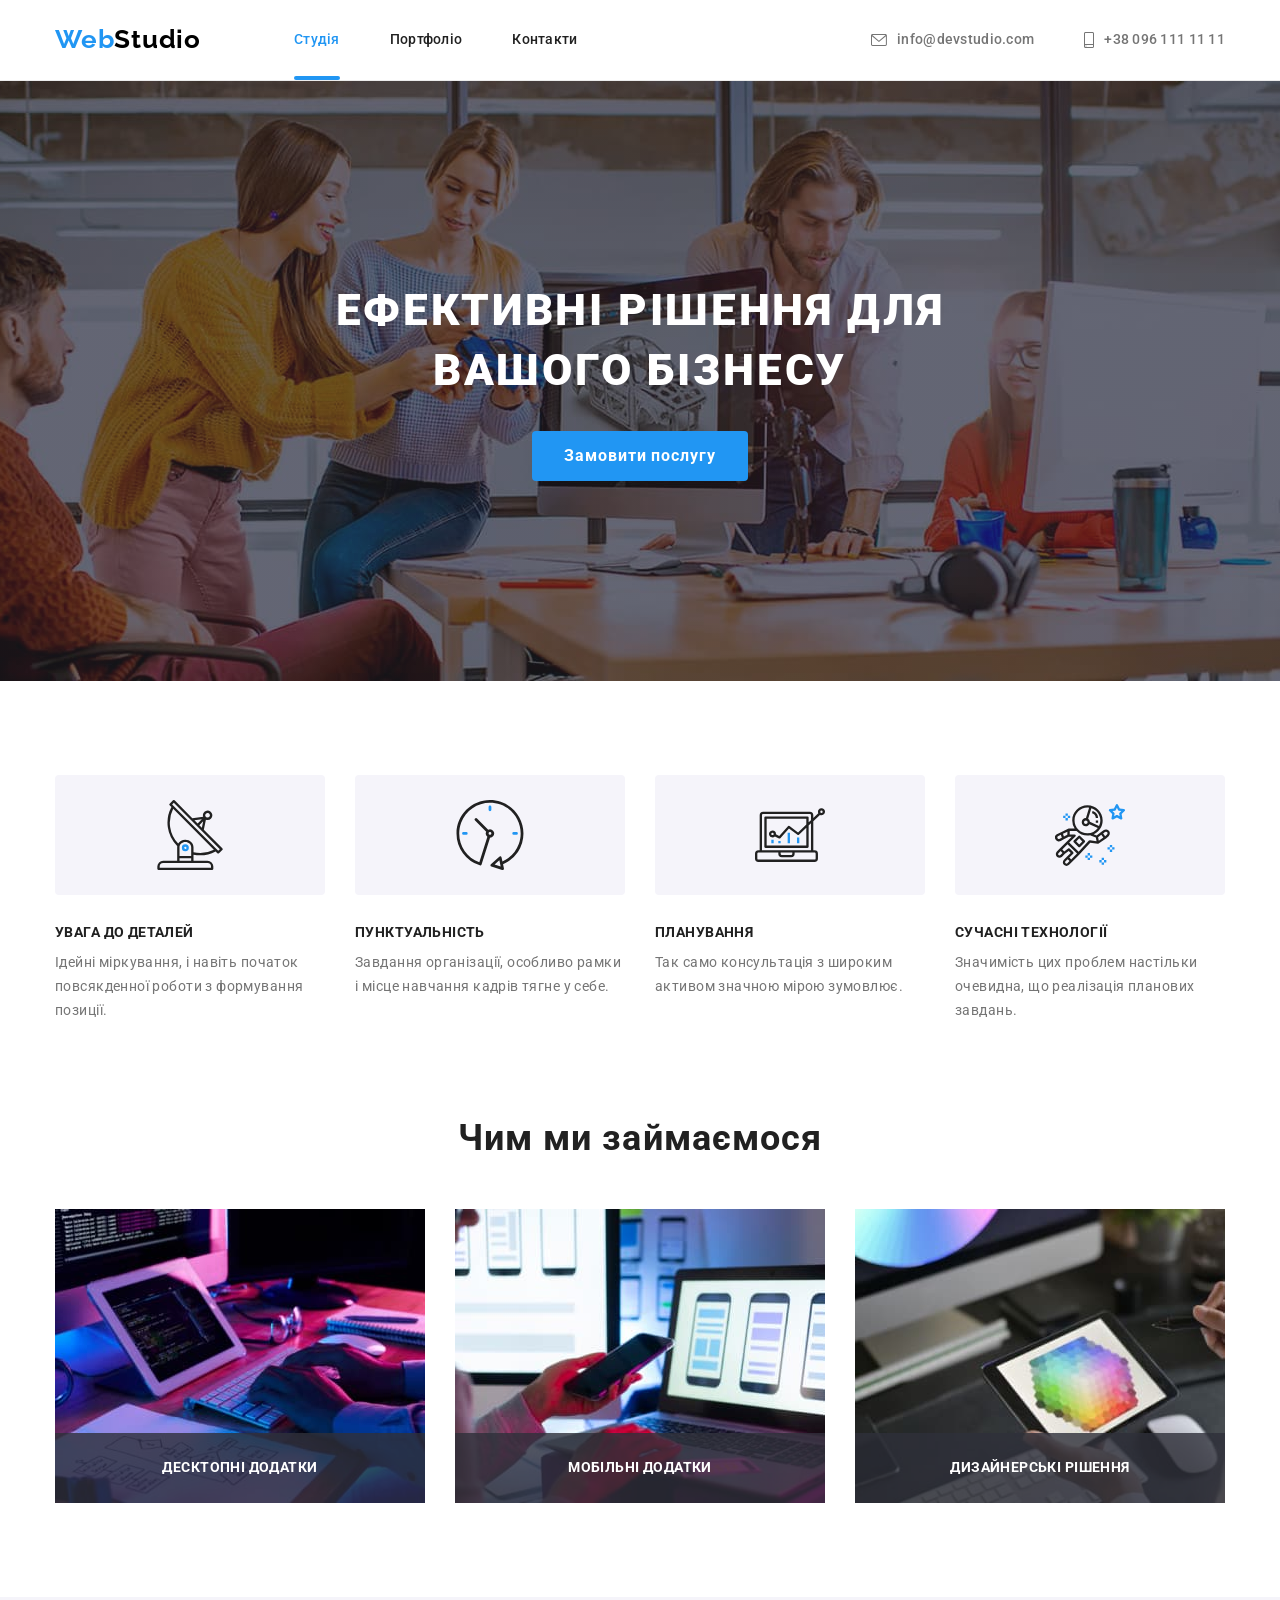
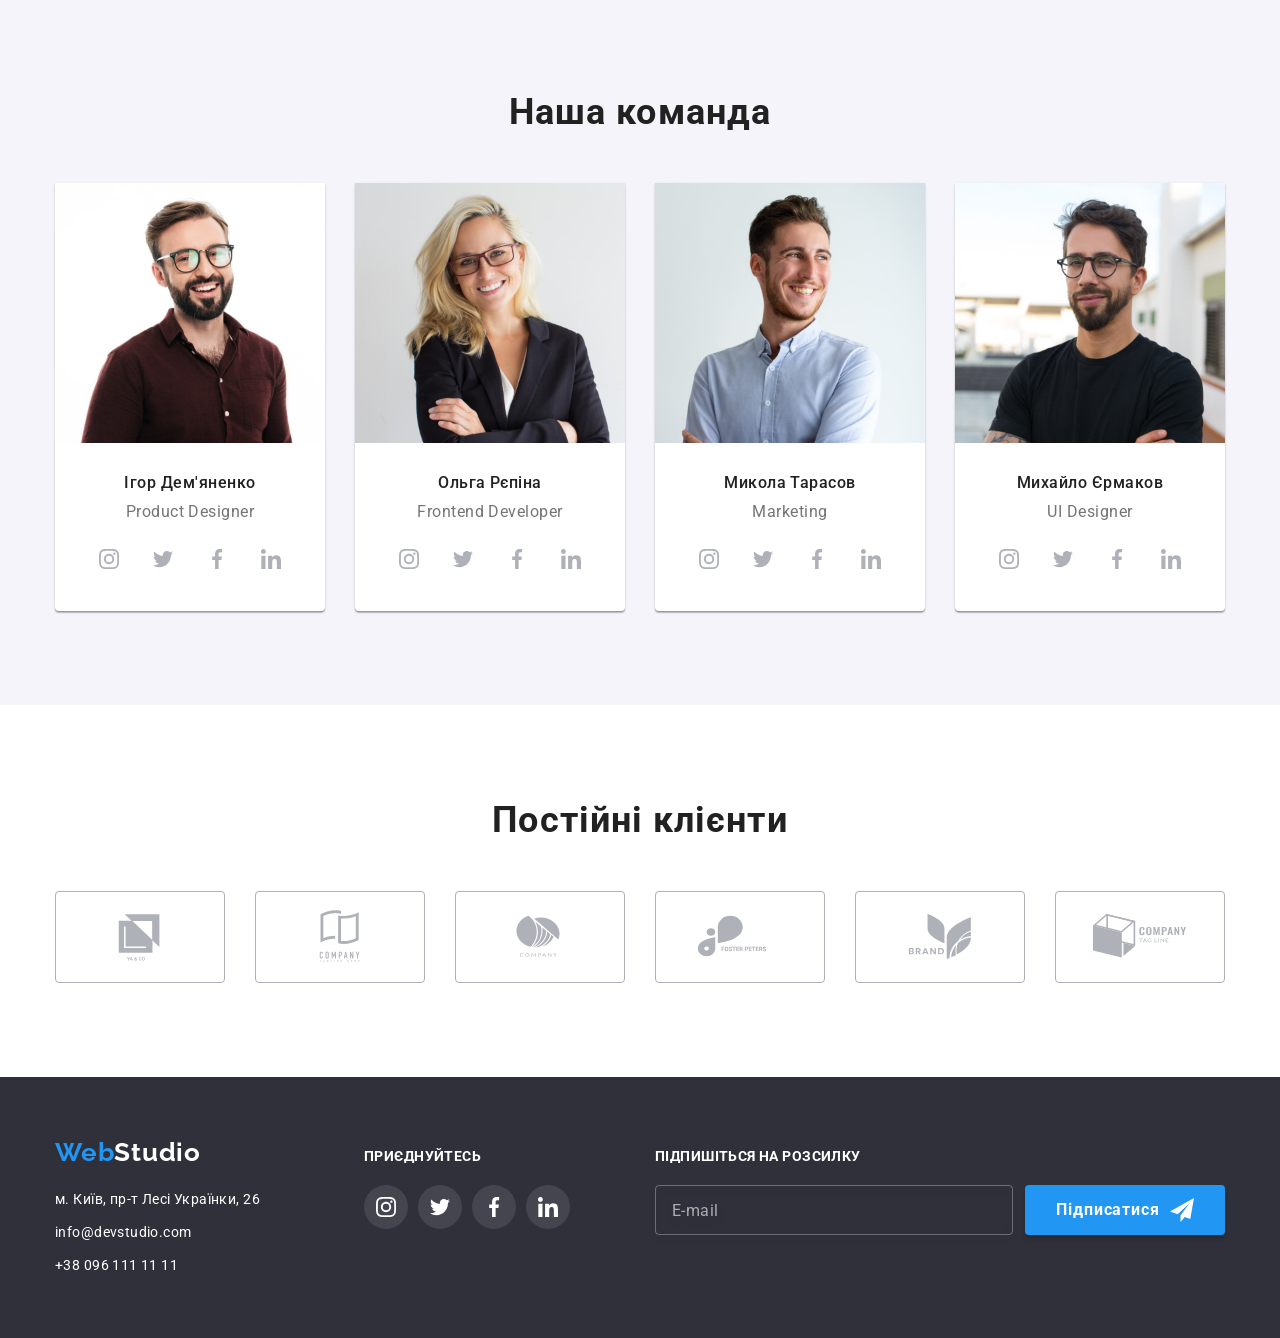
<file: index.html>
<!DOCTYPE html>
<html lang="uk">
  <head>
    <meta charset="UTF-8" />
    <meta http-equiv="X-UA-Compatible" content="IE=edge" />
    <meta name="viewport" content="width=device-width, initial-scale=1.0" />
    <title>Document</title>
    <!-- Fonts -->
    <link rel="preconnect" href="https://fonts.googleapis.com" />
    <link rel="preconnect" href="https://fonts.gstatic.com" crossorigin />
    <link
      href="https://fonts.googleapis.com/css2?family=Raleway:wght@700&family=Roboto:wght@400;500;700;900&display=swap"
      rel="stylesheet"
    />
    <!-- Modern normalize -->
    <link
      rel="stylesheet"
      href="https://cdnjs.cloudflare.com/ajax/libs/modern-normalize/1.1.0/modern-normalize.min.css"
      integrity="sha512-wpPYUAdjBVSE4KJnH1VR1HeZfpl1ub8YT/NKx4PuQ5NmX2tKuGu6U/JRp5y+Y8XG2tV+wKQpNHVUX03MfMFn9Q=="
      crossorigin="anonymous"
      referrerpolicy="no-referrer"
    />
    <!-- Custom styles -->
    <link rel="stylesheet" href="./css/main.min.css" />
  </head>
  <body>
    <header class="header">
      <div class="container header__container">
        <nav class="nav">
          <a class="logo link" href="./index.html"
            ><span class="logo__part">Web</span>Studio</a
          >
          <ul class="list nav__list">
            <li>
              <a class="link nav__link current" href="./index.html">Студія</a>
            </li>
            <li>
              <a class="link nav__link" href="./portfolio.html">Портфоліо</a>
            </li>
            <li>
              <a class="link nav__link" href="">Контакти</a>
            </li>
          </ul>
        </nav>
        <ul class="list header__group">
          <li>
            <a class="link header__contact" href="mailto:info@devstudio.com"
              ><svg class="header__icon" width="16" height="12">
                <use href="./images/icons.svg#icon-envelope"></use>
              </svg>
              info@devstudio.com</a
            >
          </li>
          <li>
            <a class="link header__contact" href="tel:+380961111111"
              ><svg class="header__icon" width="10" height="16">
                <use href="./images/icons.svg#icon-smartphone"></use>
              </svg>
              +38 096 111 11 11</a
            >
          </li>
        </ul>
      </div>
    </header>
    <main>
      <section class="hero overlay">
        <div class="container">
          <h1 class="hero__title">Ефективні рішення для вашого бізнесу</h1>
          <button data-modal-open class="btn" type="button">
            Замовити послугу
          </button>
        </div>
      </section>
      <section class="section advantages">
        <div class="container">
          <h2 class="visually-hidden">Переваги</h2>
          <ul class="list advantages__list">
            <li class="advantages__item">
              <div class="advantages__img">
                <svg width="70" height="70">
                  <use href="./images/icons.svg#icon-antenna"></use>
                </svg>
              </div>
              <h3 class="advantages__title">УВАГА ДО ДЕТАЛЕЙ</h3>
              <p class="advantages__text">
                Ідейні міркування, і навіть початок повсякденної роботи з
                формування позиції.
              </p>
            </li>
            <li class="advantages__item">
              <div class="advantages__img">
                <svg width="70" height="70">
                  <use href="./images/icons.svg#icon-clock"></use>
                </svg>
              </div>
              <h3 class="advantages__title">ПУНКТУАЛЬНІСТЬ</h3>
              <p class="advantages__text">
                Завдання організації, особливо рамки і місце навчання кадрів
                тягне у себе.
              </p>
            </li>
            <li class="advantages__item">
              <div class="advantages__img">
                <svg width="70" height="70">
                  <use href="./images/icons.svg#icon-diagram"></use>
                </svg>
              </div>
              <h3 class="advantages__title">ПЛАНУВАННЯ</h3>
              <p class="advantages__text">
                Так само консультація з широким активом значною мірою зумовлює.
              </p>
            </li>
            <li class="advantages__item">
              <div class="advantages__img">
                <svg width="70" height="70">
                  <use href="./images/icons.svg#icon-astronaut"></use>
                </svg>
              </div>
              <h3 class="advantages__title">СУЧАСНІ ТЕХНОЛОГІЇ</h3>
              <p class="advantages__text">
                Значимість цих проблем настільки очевидна, що реалізація
                планових завдань.
              </p>
            </li>
          </ul>
        </div>
      </section>
      <section class="section">
        <div class="container">
          <h2 class="section__title">Чим ми займаємося</h2>
          <ul class="list activities">
            <li class="activities__item">
              <img
                src="./images/box-1.jpg"
                alt="Працюємо з комп'ютером"
                width="370"
              />
              <div class="activities__name">
                <p class="activities__text">Десктопні додатки</p>
              </div>
            </li>
            <li class="activities__item">
              <img
                src="./images/box-2.jpg"
                alt="Працюємо з телефоном"
                width="370"
              />
              <div class="activities__name">
                <p class="activities__text">Мобільні додатки</p>
              </div>
            </li>
            <li class="activities__item">
              <img
                src="./images/box-3.jpg"
                alt="Працюємо з планшетом"
                width="370"
              />
              <div class="activities__name">
                <p class="activities__text">Дизайнерські рішення</p>
              </div>
            </li>
          </ul>
        </div>
      </section>
      <section class="team section">
        <div class="container">
          <h2 class="section__title">Наша команда</h2>
          <ul class="list team__list">
            <li class="team__item">
              <img src="./images/igor.jpg" alt="Ігор" width="270" />
              <div class="team__description">
                <h3 class="team__member">Ігор Дем'яненко</h3>
                <p lang="en" class="team__position">Product Designer</p>
                <ul class="list socials">
                  <li>
                    <a
                      class="link socials__item"
                      href="https://instagram.com"
                      target="_blank"
                      rel="noopener noreferrer"
                      aria-label="Instagram"
                      ><svg class="socials__icon" width="20" height="20">
                        <use href="./images/icons.svg#icon-instagram"></use>
                      </svg>
                    </a>
                  </li>
                  <li>
                    <a
                      class="link socials__item"
                      href="https://twitter.com"
                      target="_blank"
                      rel="noopener noreferrer"
                      aria-label="Twitter"
                      ><svg class="socials__icon" width="20" height="20">
                        <use href="./images/icons.svg#icon-twitter"></use>
                      </svg>
                    </a>
                  </li>
                  <li>
                    <a
                      class="link socials__item"
                      href="https://facebook.com"
                      target="_blank"
                      rel="noopener noreferrer"
                      aria-label="Facebook"
                      ><svg class="socials__icon" width="20" height="20">
                        <use href="./images/icons.svg#icon-facebook"></use>
                      </svg>
                    </a>
                  </li>
                  <li>
                    <a
                      class="link socials__item"
                      href="https://linkedin.com"
                      target="_blank"
                      rel="noopener noreferrer"
                      aria-label="Linkedin"
                      ><svg class="socials__icon" width="20" height="20">
                        <use href="./images/icons.svg#icon-linkedin"></use>
                      </svg>
                    </a>
                  </li>
                </ul>
              </div>
            </li>
            <li class="team__item">
              <img src="./images/olga.jpg" alt="Ольга" width="270" />
              <div class="team__description">
                <h3 class="team__member">Ольга Рєпіна</h3>
                <p lang="en" class="team__position">Frontend Developer</p>
                <ul class="list socials">
                  <li>
                    <a
                      class="link socials__item"
                      href="https://instagram.com"
                      target="_blank"
                      rel="noopener noreferrer"
                      aria-label="Instagram"
                      ><svg class="socials__icon" width="20" height="20">
                        <use href="./images/icons.svg#icon-instagram"></use>
                      </svg>
                    </a>
                  </li>
                  <li>
                    <a
                      class="link socials__item"
                      href="https://twitter.com"
                      target="_blank"
                      rel="noopener noreferrer"
                      aria-label="Twitter"
                      ><svg class="socials__icon" width="20" height="20">
                        <use href="./images/icons.svg#icon-twitter"></use>
                      </svg>
                    </a>
                  </li>
                  <li>
                    <a
                      class="link socials__item"
                      href="https://facebook.com"
                      target="_blank"
                      rel="noopener noreferrer"
                      aria-label="Facebook"
                      ><svg class="socials__icon" width="20" height="20">
                        <use href="./images/icons.svg#icon-facebook"></use>
                      </svg>
                    </a>
                  </li>
                  <li>
                    <a
                      class="link socials__item"
                      href="https://linkedin.com"
                      target="_blank"
                      rel="noopener noreferrer"
                      aria-label="Linkedin"
                      ><svg class="socials__icon" width="20" height="20">
                        <use href="./images/icons.svg#icon-linkedin"></use>
                      </svg>
                    </a>
                  </li>
                </ul>
              </div>
            </li>
            <li class="team__item">
              <img src="./images/mykola.jpg" alt="Микола" width="270" />
              <div class="team__description">
                <h3 class="team__member">Микола Тарасов</h3>
                <p lang="en" class="team__position">Marketing</p>
                <ul class="list socials">
                  <li>
                    <a
                      class="link socials__item"
                      href="https://instagram.com"
                      target="_blank"
                      rel="noopener noreferrer"
                      aria-label="Instagram"
                      ><svg class="socials__icon" width="20" height="20">
                        <use href="./images/icons.svg#icon-instagram"></use>
                      </svg>
                    </a>
                  </li>
                  <li>
                    <a
                      class="link socials__item"
                      href="https://twitter.com"
                      target="_blank"
                      rel="noopener noreferrer"
                      aria-label="Twitter"
                      ><svg class="socials__icon" width="20" height="20">
                        <use href="./images/icons.svg#icon-twitter"></use>
                      </svg>
                    </a>
                  </li>
                  <li>
                    <a
                      class="link socials__item"
                      href="https://facebook.com"
                      target="_blank"
                      rel="noopener noreferrer"
                      aria-label="Facebook"
                      ><svg class="socials__icon" width="20" height="20">
                        <use href="./images/icons.svg#icon-facebook"></use>
                      </svg>
                    </a>
                  </li>
                  <li>
                    <a
                      class="link socials__item"
                      href="https://linkedin.com"
                      target="_blank"
                      rel="noopener noreferrer"
                      aria-label="Linkedin"
                      ><svg class="socials__icon" width="20" height="20">
                        <use href="./images/icons.svg#icon-linkedin"></use>
                      </svg>
                    </a>
                  </li>
                </ul>
              </div>
            </li>
            <li class="team__item">
              <img src="./images/mikhailo.jpg" alt="Михайло" width="270" />
              <div class="team__description">
                <h3 class="team__member">Михайло Єрмаков</h3>
                <p lang="en" class="team__position">UI Designer</p>
                <ul class="list socials">
                  <li>
                    <a
                      class="link socials__item"
                      href="https://instagram.com"
                      target="_blank"
                      rel="noopener noreferrer"
                      aria-label="Instagram"
                      ><svg class="socials__icon" width="20" height="20">
                        <use href="./images/icons.svg#icon-instagram"></use>
                      </svg>
                    </a>
                  </li>
                  <li>
                    <a
                      class="link socials__item"
                      href="https://twitter.com"
                      target="_blank"
                      rel="noopener noreferrer"
                      aria-label="Twitter"
                      ><svg class="socials__icon" width="20" height="20">
                        <use href="./images/icons.svg#icon-twitter"></use>
                      </svg>
                    </a>
                  </li>
                  <li>
                    <a
                      class="link socials__item"
                      href="https://facebook.com"
                      target="_blank"
                      rel="noopener noreferrer"
                      aria-label="Facebook"
                      ><svg class="socials__icon" width="20" height="20">
                        <use href="./images/icons.svg#icon-facebook"></use>
                      </svg>
                    </a>
                  </li>
                  <li>
                    <a
                      class="link socials__item"
                      href="https://linkedin.com"
                      target="_blank"
                      rel="noopener noreferrer"
                      aria-label="Linkedin"
                      ><svg class="socials__icon" width="20" height="20">
                        <use href="./images/icons.svg#icon-linkedin"></use>
                      </svg>
                    </a>
                  </li>
                </ul>
              </div>
            </li>
          </ul>
        </div>
      </section>
      <section class="section">
        <div class="container">
          <h2 class="section__title">Постійні клієнти</h2>
          <ul class="list clients">
            <li class="clients__item">
              <a class="link clients__link" href=""
                ><svg class="clients__icon" width="106" height="60">
                  <use href="./images/icons.svg#icon-Logo-1"></use>
                </svg>
              </a>
            </li>
            <li class="clients__item">
              <a class="link clients__link" href=""
                ><svg class="clients__icon" width="106" height="60">
                  <use href="./images/icons.svg#icon-Logo-2"></use>
                </svg>
              </a>
            </li>
            <li class="clients__item">
              <a class="link clients__link" href=""
                ><svg class="clients__icon" width="106" height="60">
                  <use href="./images/icons.svg#icon-Logo-3"></use>
                </svg>
              </a>
            </li>
            <li class="clients__item">
              <a class="link clients__link" href=""
                ><svg class="clients__icon" width="106" height="60">
                  <use href="./images/icons.svg#icon-Logo-4"></use>
                </svg>
              </a>
            </li>
            <li class="clients__item">
              <a class="link clients__link" href=""
                ><svg class="clients__icon" width="106" height="60">
                  <use href="./images/icons.svg#icon-Logo-5"></use>
                </svg>
              </a>
            </li>
            <li class="clients__item">
              <a class="link clients__link" href=""
                ><svg class="clients__icon" width="106" height="60">
                  <use href="./images/icons.svg#icon-Logo-6"></use>
                </svg>
              </a>
            </li>
          </ul>
        </div>
      </section>
    </main>
    <footer class="footer">
      <div class="container footer__container">
        <div class="footer__left">
          <a class="link logo footer__logo" href="/"
            ><span class="logo__part">Web</span>Studio</a
          >
          <address>
            <ul class="list">
              <li class="footer__address">
                <a
                  class="link footer__items"
                  href="https://goo.gl/maps/4wiYZeUtQwrUHLYUA"
                  target="_blank"
                  rel="noopener noreferrer nofollow"
                  >м. Київ, пр-т Лесі Українки, 26</a
                >
              </li>
              <li class="footer__address">
                <a
                  class="link footer__items footer__contacts"
                  href="mailto:info@devstudio.com"
                  >info@devstudio.com</a
                >
              </li>
              <li>
                <a
                  class="link footer__items footer__contacts"
                  href="tel:+380961111111"
                  >+38 096 111 11 11</a
                >
              </li>
            </ul>
          </address>
        </div>
        <div class="footer__center">
          <h3 class="footer__title">Приєднуйтесь</h3>
          <ul class="list footer__socials">
            <li>
              <a
                class="link footer__link"
                href="https://instagram.com"
                target="_blank"
                rel="noopener noreferrer"
                aria-label="Instagram"
                ><svg class="footer__icon" width="20" height="20">
                  <use href="./images/icons.svg#icon-instagram"></use>
                </svg>
              </a>
            </li>
            <li>
              <a
                class="link footer__link"
                href="https://twitter.com"
                target="_blank"
                rel="noopener noreferrer"
                aria-label="Twitter"
                ><svg class="footer__icon" width="20" height="20">
                  <use href="./images/icons.svg#icon-twitter"></use>
                </svg>
              </a>
            </li>
            <li>
              <a
                class="link footer__link"
                href="https://facebook.com"
                target="_blank"
                rel="noopener noreferrer"
                aria-label="Facebook"
                ><svg class="footer__icon" width="20" height="20">
                  <use href="./images/icons.svg#icon-facebook"></use>
                </svg>
              </a>
            </li>
            <li>
              <a
                class="link footer__link"
                href="https://linkedin.com"
                target="_blank"
                rel="noopener noreferrer"
                aria-label="Linkedin"
                ><svg class="footer__icon" width="20" height="20">
                  <use href="./images/icons.svg#icon-linkedin"></use>
                </svg>
              </a>
            </li>
          </ul>
        </div>
        <div>
          <p class="footer__title">Підпишіться на розсилку</p>
          <form class="footer__form">
            <label
              ><input
                class="footer__input"
                type="email"
                name="email"
                placeholder="E-mail"
            /></label>
            <button type="submit" class="btn-send">
              <span>Підписатися</span
              ><svg width="24" height="24">
                <use href="./images/icons.svg#icon-send"></use>
              </svg>
            </button>
          </form>
        </div>
      </div>
    </footer>
    <div class="backdrop is-hidden" data-modal>
      <div class="modal">
        <p class="modal__title">Залиште свої дані, ми вам передзвонимо</p>
        <form class="form">
          <div class="form__field">
            <label for="name" class="form__label">Ім'я</label>
            <div class="form__position-icon">
              <input class="form__input" type="text" name="name" id="name" />
              <svg class="form__icon" width="18" height="18">
                <use href="./images/icons.svg#icon-person"></use>
              </svg>
            </div>
          </div>
          <div class="form__field">
            <label for="tel" class="form__label">Телефон</label>
            <div class="form__position-icon">
              <input class="form__input" type="tel" name="tel" id="tel" />
              <svg class="form__icon" width="18" height="18">
                <use href="./images/icons.svg#icon-phone"></use>
              </svg>
            </div>
          </div>
          <div class="form__field">
            <label for="mail" class="form__label">Пошта</label>
            <div class="form__position-icon">
              <input class="form__input" type="email" name="mail" id="mail" />
              <svg class="form__icon" width="18" height="18">
                <use href="./images/icons.svg#icon-email"></use>
              </svg>
            </div>
          </div>
          <div class="form__field">
            <label for="comment" class="form__label">Коментар</label>
            <textarea
              class="form__textarea"
              name="comment"
              rows="10"
              placeholder="Введіть текст"
              id="comment"
            ></textarea>
          </div>
          <div class="form__agreement">
            <input
              class="form__check"
              type="checkbox"
              name="agree"
              id="agree"
            />
            <label class="form__label-agreement" for="agree"
              >Погоджуюся з розсилкою та приймаю
              <a class="form__link" href="">Умови договору</a></label
            >
          </div>
          <button type="submit" class="btn-send form__btn">Відправити</button>
        </form>
        <button data-modal-close class="modal__close">
          <svg class="modal__close-icon" width="18" height="18">
            <use href="./images/icons.svg#icon-close"></use>
          </svg>
        </button>
      </div>
    </div>
    <script src="./js/modal.js"></script>
  </body>
</html>
</file>
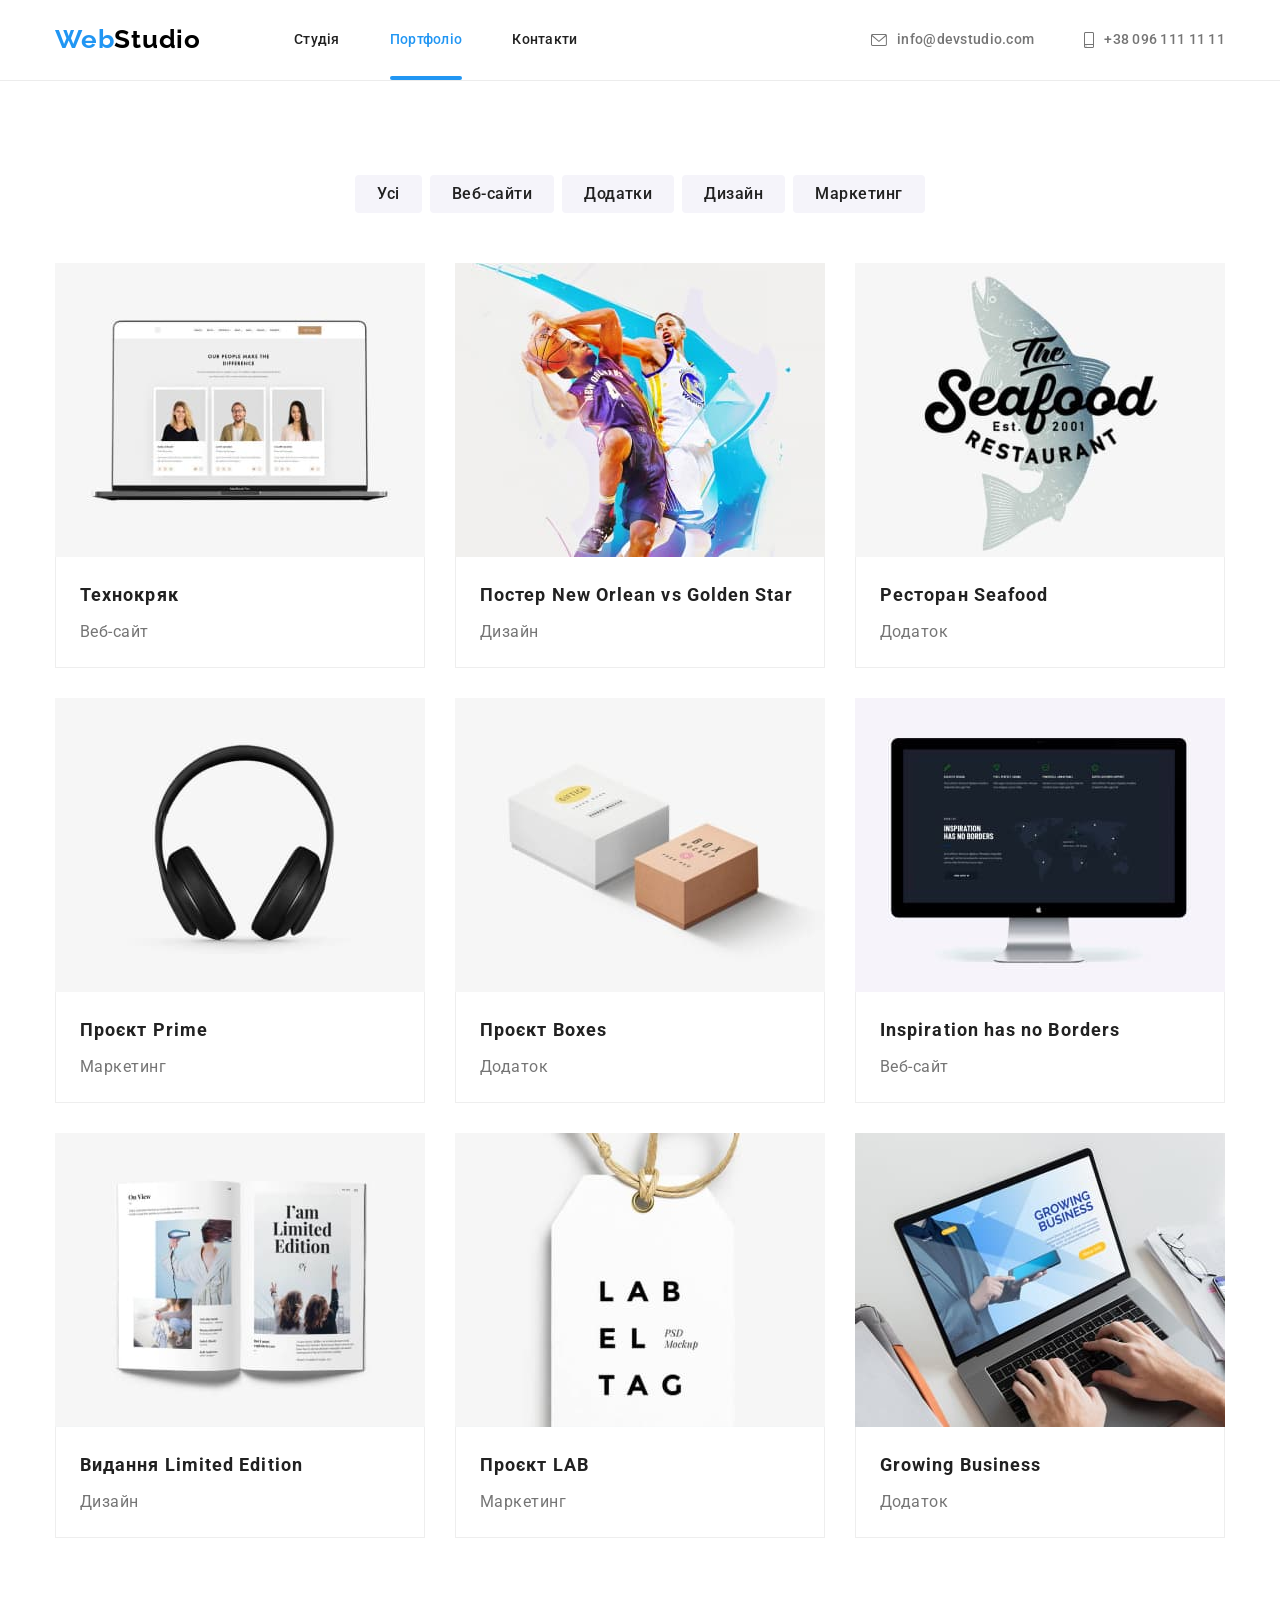
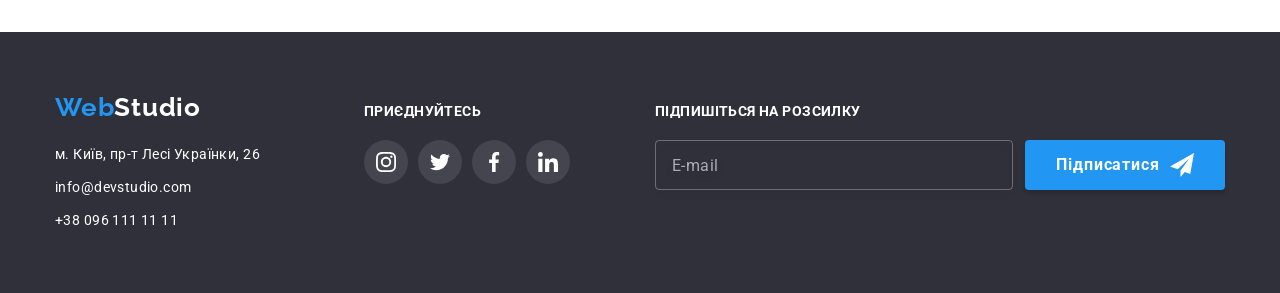
<file: portfolio.html>
<!DOCTYPE html>
<html lang="uk">
  <head>
    <meta charset="UTF-8" />
    <meta http-equiv="X-UA-Compatible" content="IE=edge" />
    <meta name="viewport" content="width=device-width, initial-scale=1.0" />
    <title>Document</title>
    <!-- Fonts -->
    <link rel="preconnect" href="https://fonts.googleapis.com" />
    <link rel="preconnect" href="https://fonts.gstatic.com" crossorigin />
    <link
      href="https://fonts.googleapis.com/css2?family=Raleway:wght@700&family=Roboto:wght@400;500;700;900&display=swap"
      rel="stylesheet"
    />
    <!-- Modern normalize -->
    <link
      rel="stylesheet"
      href="https://cdnjs.cloudflare.com/ajax/libs/modern-normalize/1.1.0/modern-normalize.min.css"
      integrity="sha512-wpPYUAdjBVSE4KJnH1VR1HeZfpl1ub8YT/NKx4PuQ5NmX2tKuGu6U/JRp5y+Y8XG2tV+wKQpNHVUX03MfMFn9Q=="
      crossorigin="anonymous"
      referrerpolicy="no-referrer"
    />
    <!-- Custom styles -->
    <link rel="stylesheet" href="./css/main.min.css" />
  </head>
  <body>
    <header class="header">
      <div class="container header__container">
        <nav class="nav">
          <a class="logo link" href="./index.html"
            ><span class="logo__part">Web</span>Studio</a
          >
          <ul class="list nav__list">
            <li>
              <a class="link nav__link" href="./index.html">Студія</a>
            </li>
            <li>
              <a class="link nav__link current" href="./portfolio.html"
                >Портфоліо</a
              >
            </li>
            <li>
              <a class="link nav__link" href="">Контакти</a>
            </li>
          </ul>
        </nav>
        <ul class="list header__group">
          <li>
            <a class="link header__contact" href="mailto:info@devstudio.com"
              ><svg class="header__icon" width="16" height="12">
                <use href="./images/icons.svg#icon-envelope"></use>
              </svg>
              info@devstudio.com</a
            >
          </li>
          <li>
            <a class="link header__contact" href="tel:+380961111111"
              ><svg class="header__icon" width="10" height="16">
                <use href="./images/icons.svg#icon-smartphone"></use>
              </svg>
              +38 096 111 11 11</a
            >
          </li>
        </ul>
      </div>
    </header>
    <main>
      <section class="section">
        <div class="container">
          <h1 class="visually-hidden">Портфоліо</h1>
          <ul class="list portfolio">
            <li>
              <button type="button" class="portfolio__btn">Усі</button>
            </li>
            <li>
              <button type="button" class="portfolio__btn">Веб-сайти</button>
            </li>
            <li>
              <button type="button" class="portfolio__btn">Додатки</button>
            </li>
            <li>
              <button type="button" class="portfolio__btn">Дизайн</button>
            </li>
            <li>
              <button type="button" class="portfolio__btn">Маркетинг</button>
            </li>
          </ul>
          <ul class="list samples">
            <li class="samples__item">
              <div class="samples__thumb">
                <img
                  src="./images/portfolio-1.jpg"
                  alt="Технокряк"
                  width="370"
                />
                <div class="samples__overlay">
                  <p class="samples__text">
                    Ресурс пропонує комплексні пропозиції з різним рівнем
                    функціоналу та сервісів. Все це дозволить відвідувачу
                    отримати вичерпні відомості про компанію чи приватну особу.
                  </p>
                </div>
              </div>
              <div class="samples__card">
                <h2 class="samples__title">Технокряк</h2>
                <p class="samples__name">Веб-сайт</p>
              </div>
            </li>
            <li class="samples__item">
              <div class="samples__thumb">
                <img
                  src="./images/portfolio-2.jpg"
                  alt="Постер New Orlean vs Golden Star"
                  width="370"
                />
                <div class="samples__overlay">
                  <p class="samples__text">
                    Ресурс пропонує комплексні пропозиції з різним рівнем
                    функціоналу та сервісів. Все це дозволить відвідувачу
                    отримати вичерпні відомості про компанію чи приватну особу.
                  </p>
                </div>
              </div>
              <div class="samples__card">
                <h2 class="samples__title">Постер New Orlean vs Golden Star</h2>
                <p class="samples__name">Дизайн</p>
              </div>
            </li>
            <li class="samples__item">
              <div class="samples__thumb">
                <img
                  src="./images/portfolio-3.jpg"
                  alt="Ресторан Seafood"
                  width="370"
                />
                <div class="samples__overlay">
                  <p class="samples__text">
                    Ресурс пропонує комплексні пропозиції з різним рівнем
                    функціоналу та сервісів. Все це дозволить відвідувачу
                    отримати вичерпні відомості про компанію чи приватну особу.
                  </p>
                </div>
              </div>
              <div class="samples__card">
                <h2 class="samples__title">Ресторан Seafood</h2>
                <p class="samples__name">Додаток</p>
              </div>
            </li>
            <li class="samples__item">
              <div class="samples__thumb">
                <img
                  src="./images/portfolio-4.jpg"
                  alt="Проєкт Prime"
                  width="370"
                />
                <div class="samples__overlay">
                  <p class="samples__text">
                    Ресурс пропонує комплексні пропозиції з різним рівнем
                    функціоналу та сервісів. Все це дозволить відвідувачу
                    отримати вичерпні відомості про компанію чи приватну особу.
                  </p>
                </div>
              </div>
              <div class="samples__card">
                <h2 class="samples__title">Проєкт Prime</h2>
                <p class="samples__name">Маркетинг</p>
              </div>
            </li>
            <li class="samples__item">
              <div class="samples__thumb">
                <img
                  src="./images/portfolio-5.jpg"
                  alt="Проєкт Boxes"
                  width="370"
                />
                <div class="samples__overlay">
                  <p class="samples__text">
                    Ресурс пропонує комплексні пропозиції з різним рівнем
                    функціоналу та сервісів. Все це дозволить відвідувачу
                    отримати вичерпні відомості про компанію чи приватну особу.
                  </p>
                </div>
              </div>
              <div class="samples__card">
                <h2 class="samples__title">Проєкт Boxes</h2>
                <p class="samples__name">Додаток</p>
              </div>
            </li>
            <li class="samples__item">
              <div class="samples__thumb">
                <img
                  src="./images/portfolio-6.jpg"
                  alt="Inspiration has no Borders"
                  width="370"
                />
                <div class="samples__overlay">
                  <p class="samples__text">
                    Ресурс пропонує комплексні пропозиції з різним рівнем
                    функціоналу та сервісів. Все це дозволить відвідувачу
                    отримати вичерпні відомості про компанію чи приватну особу.
                  </p>
                </div>
              </div>
              <div class="samples__card">
                <h2 class="samples__title">Inspiration has no Borders</h2>
                <p class="samples__name">Веб-сайт</p>
              </div>
            </li>
            <li class="samples__item">
              <div class="samples__thumb">
                <img
                  src="./images/portfolio-7.jpg"
                  alt="Видання Limited Edition"
                  width="370"
                />
                <div class="samples__overlay">
                  <p class="samples__text">
                    Ресурс пропонує комплексні пропозиції з різним рівнем
                    функціоналу та сервісів. Все це дозволить відвідувачу
                    отримати вичерпні відомості про компанію чи приватну особу.
                  </p>
                </div>
              </div>
              <div class="samples__card">
                <h2 class="samples__title">Видання Limited Edition</h2>
                <p class="samples__name">Дизайн</p>
              </div>
            </li>
            <li class="samples__item">
              <div class="samples__thumb">
                <img
                  src="./images/portfolio-8.jpg"
                  alt="Проєкт LAB"
                  width="370"
                />
                <div class="samples__overlay">
                  <p class="samples__text">
                    Ресурс пропонує комплексні пропозиції з різним рівнем
                    функціоналу та сервісів. Все це дозволить відвідувачу
                    отримати вичерпні відомості про компанію чи приватну особу.
                  </p>
                </div>
              </div>
              <div class="samples__card">
                <h2 class="samples__title">Проєкт LAB</h2>
                <p class="samples__name">Маркетинг</p>
              </div>
            </li>
            <li class="samples__item">
              <div class="samples__thumb">
                <img
                  src="./images/portfolio-9.jpg"
                  alt="Growing Business"
                  width="370"
                />
                <div class="samples__overlay">
                  <p class="samples__text">
                    Ресурс пропонує комплексні пропозиції з різним рівнем
                    функціоналу та сервісів. Все це дозволить відвідувачу
                    отримати вичерпні відомості про компанію чи приватну особу.
                  </p>
                </div>
              </div>
              <div class="samples__card">
                <h2 class="samples__title">Growing Business</h2>
                <p class="samples__name">Додаток</p>
              </div>
            </li>
          </ul>
        </div>
      </section>
    </main>
    <footer class="footer">
      <div class="container footer__container">
        <div class="footer__left">
          <a class="link logo footer__logo" href="/"
            ><span class="logo__part">Web</span>Studio</a
          >
          <address>
            <ul class="list">
              <li class="footer__address">
                <a
                  class="link footer__items"
                  href="https://goo.gl/maps/4wiYZeUtQwrUHLYUA"
                  target="_blank"
                  rel="noopener noreferrer nofollow"
                  >м. Київ, пр-т Лесі Українки, 26</a
                >
              </li>
              <li class="footer__address">
                <a
                  class="link footer__items footer__contacts"
                  href="mailto:info@devstudio.com"
                  >info@devstudio.com</a
                >
              </li>
              <li>
                <a
                  class="link footer__items footer__contacts"
                  href="tel:+380961111111"
                  >+38 096 111 11 11</a
                >
              </li>
            </ul>
          </address>
        </div>
        <div class="footer__center">
          <h3 class="footer__title">Приєднуйтесь</h3>
          <ul class="list footer__socials">
            <li>
              <a
                class="link footer__link"
                href="https://instagram.com"
                target="_blank"
                rel="noopener noreferrer"
                aria-label="Instagram"
                ><svg class="footer__icon" width="20" height="20">
                  <use href="./images/icons.svg#icon-instagram"></use>
                </svg>
              </a>
            </li>
            <li>
              <a
                class="link footer__link"
                href="https://twitter.com"
                target="_blank"
                rel="noopener noreferrer"
                aria-label="Twitter"
                ><svg class="footer__icon" width="20" height="20">
                  <use href="./images/icons.svg#icon-twitter"></use>
                </svg>
              </a>
            </li>
            <li>
              <a
                class="link footer__link"
                href="https://facebook.com"
                target="_blank"
                rel="noopener noreferrer"
                aria-label="Facebook"
                ><svg class="footer__icon" width="20" height="20">
                  <use href="./images/icons.svg#icon-facebook"></use>
                </svg>
              </a>
            </li>
            <li>
              <a
                class="link footer__link"
                href="https://linkedin.com"
                target="_blank"
                rel="noopener noreferrer"
                aria-label="Linkedin"
                ><svg class="footer__icon" width="20" height="20">
                  <use href="./images/icons.svg#icon-linkedin"></use>
                </svg>
              </a>
            </li>
          </ul>
        </div>
        <div>
          <p class="footer__title">Підпишіться на розсилку</p>
          <form class="footer__form">
            <label
              ><input
                class="footer__input"
                type="email"
                name="email"
                placeholder="E-mail"
            /></label>
            <button type="submit" class="btn-send">
              <span>Підписатися</span
              ><svg width="24" height="24">
                <use href="./images/icons.svg#icon-send"></use>
              </svg>
            </button>
          </form>
        </div>
      </div>
    </footer>
  </body>
</html>
</file>
<file: css/main.min.css>
:root{--primary-text-color: #757575;--title-text-color: #212121;--accent-color: #2196f3;--primary-white-color: #ffffff;--primary-background-color: #2f303a;--secondary-background-color: #f5f4fa}.visually-hidden{position:absolute;white-space:nowrap;width:1px;height:1px;overflow:hidden;border:0;padding:0;clip:rect(0 0 0 0);-webkit-clip-path:inset(50%);clip-path:inset(50%);margin:-1px}body{font-family:Roboto,sans-serif;color:var(--primary-text-color);background-color:var(--primary-white-color)}h1,h2,h3,h4,h5,h6,p{margin:0}.link{text-decoration:none}.list{list-style-type:none;margin:0;padding:0}img{display:block;max-width:100%;height:auto}textarea{resize:none}.container{width:1200px;padding-left:15px;padding-right:15px;margin:0 auto}.section{padding:94px 0}.section__title{margin-bottom:50px;font-weight:700;font-size:36px;line-height:1.17;text-align:center;letter-spacing:.03em;color:var(--title-text-color)}.header{border-bottom:1px solid #ececec}.header__container{display:-webkit-box;display:-ms-flexbox;display:flex}.header__group{display:-webkit-box;display:-ms-flexbox;display:flex;margin-left:auto;gap:50px}.header__icon{margin-right:10px;fill:currentColor}.header__contact{display:-webkit-inline-box;display:-ms-inline-flexbox;display:inline-flex;-webkit-box-align:center;-ms-flex-align:center;align-items:center;padding-top:32px;padding-bottom:32px;font-weight:500;font-size:14px;line-height:1.14;letter-spacing:.02em;color:var(--primary-text-color);-webkit-transition:color 250ms cubic-bezier(0.4, 0, 0.2, 1);transition:color 250ms cubic-bezier(0.4, 0, 0.2, 1)}.header__contact:hover,.header__contact:focus{color:var(--accent-color)}.logo{margin-right:93px;padding-top:24px;padding-bottom:25px;font-family:"Raleway",sans-serif;color:#000;font-weight:700;font-size:26px;line-height:1.19;letter-spacing:.03em}.logo__part{color:var(--accent-color)}.nav{display:-webkit-box;display:-ms-flexbox;display:flex;-webkit-box-align:center;-ms-flex-align:center;align-items:center}.nav__list{display:-webkit-box;display:-ms-flexbox;display:flex;-webkit-box-align:center;-ms-flex-align:center;align-items:center;gap:50px}.nav__link{position:relative;display:-webkit-inline-box;display:-ms-inline-flexbox;display:inline-flex;-webkit-box-align:center;-ms-flex-align:center;align-items:center;padding-top:32px;padding-bottom:32px;font-weight:500;font-size:14px;line-height:1.14;letter-spacing:.02em;color:var(--title-text-color);-webkit-transition:color 250ms cubic-bezier(0.4, 0, 0.2, 1);transition:color 250ms cubic-bezier(0.4, 0, 0.2, 1)}.nav__link:hover,.nav__link:focus{color:var(--accent-color)}.nav__link.current{color:var(--accent-color)}.nav__link::after{content:"";display:block;position:absolute;left:0;bottom:0;width:100%;height:4px;background-color:var(--accent-color);border-radius:2px;opacity:0;-webkit-transition:opacity 250ms cubic-bezier(0.4, 0, 0.2, 1);transition:opacity 250ms cubic-bezier(0.4, 0, 0.2, 1)}.nav__link:hover::after{opacity:1}.nav__link.current::after{opacity:1}.hero{padding:200px 0;background-color:#c4c4c4;text-align:center}.hero__title{margin-bottom:30px;margin-left:auto;margin-right:auto;width:696px;color:var(--primary-white-color);font-weight:900;font-size:44px;line-height:1.36;letter-spacing:.06em;text-transform:uppercase}.overlay{height:600px;max-width:1600px;margin-left:auto;margin-right:auto;background-image:-webkit-gradient(linear, left top, left bottom, from(rgba(47, 48, 58, 0.4)), to(rgba(47, 48, 58, 0.4))),url(../images/Hero.jpg);background-image:linear-gradient(rgba(47, 48, 58, 0.4), rgba(47, 48, 58, 0.4)),url(../images/Hero.jpg);background-repeat:no-repeat;background-position:center}.btn{min-width:216px;min-height:50px;padding:10px 32px;background-color:var(--accent-color);font-family:inherit;font-weight:700;font-size:16px;line-height:1.88;text-align:center;border-width:0;border-radius:4px;letter-spacing:.06em;color:var(--primary-white-color);cursor:pointer;-webkit-transition:-webkit-filter 250ms cubic-bezier(0.4, 0, 0.2, 1);transition:-webkit-filter 250ms cubic-bezier(0.4, 0, 0.2, 1);transition:filter 250ms cubic-bezier(0.4, 0, 0.2, 1);transition:filter 250ms cubic-bezier(0.4, 0, 0.2, 1), -webkit-filter 250ms cubic-bezier(0.4, 0, 0.2, 1)}.btn:hover{-webkit-filter:drop-shadow(0px 4px 4px rgba(0, 0, 0, 0.25));filter:drop-shadow(0px 4px 4px rgba(0, 0, 0, 0.25))}.backdrop{position:fixed;top:0;left:0;width:100%;height:100%;background-color:rgba(0,0,0,.2);opacity:1;-webkit-transition:opacity 250ms cubic-bezier(0.4, 0, 0.2, 1),visibility 250ms cubic-bezier(0.4, 0, 0.2, 1);transition:opacity 250ms cubic-bezier(0.4, 0, 0.2, 1),visibility 250ms cubic-bezier(0.4, 0, 0.2, 1)}.backdrop.is-hidden{visibility:hidden;opacity:0;pointer-events:none}.backdrop.is-hidden .modal{opacity:0;-webkit-transform:translate(-50%, -50%) scale(0.9);transform:translate(-50%, -50%) scale(0.9)}.modal{position:absolute;top:50%;left:50%;-webkit-transform:translate(-50%, -50%) scale(1);transform:translate(-50%, -50%) scale(1);-webkit-transition:opacity 250ms cubic-bezier(0.4, 0, 0.2, 1),-webkit-transform 250ms cubic-bezier(0.4, 0, 0.2, 1);transition:opacity 250ms cubic-bezier(0.4, 0, 0.2, 1),-webkit-transform 250ms cubic-bezier(0.4, 0, 0.2, 1);transition:transform 250ms cubic-bezier(0.4, 0, 0.2, 1),opacity 250ms cubic-bezier(0.4, 0, 0.2, 1);transition:transform 250ms cubic-bezier(0.4, 0, 0.2, 1),opacity 250ms cubic-bezier(0.4, 0, 0.2, 1),-webkit-transform 250ms cubic-bezier(0.4, 0, 0.2, 1);display:-webkit-box;display:-ms-flexbox;display:flex;-webkit-box-orient:vertical;-webkit-box-direction:normal;-ms-flex-direction:column;flex-direction:column;padding:40px;background-color:#fff;-webkit-box-shadow:0px 1px 3px rgba(0,0,0,.12),0px 1px 1px rgba(0,0,0,.14),0px 2px 1px rgba(0,0,0,.2);box-shadow:0px 1px 3px rgba(0,0,0,.12),0px 1px 1px rgba(0,0,0,.14),0px 2px 1px rgba(0,0,0,.2);border-radius:4px}.modal__close{display:-webkit-inline-box;display:-ms-inline-flexbox;display:inline-flex;-webkit-box-pack:center;-ms-flex-pack:center;justify-content:center;-webkit-box-align:center;-ms-flex-align:center;align-items:center;position:absolute;top:8px;right:8px;width:30px;height:30px;padding:0;border-radius:50%;border:1px solid rgba(0,0,0,.1);cursor:pointer;background-color:var(--primary-white-color)}.modal__close-icon{fill:var(--title-text-color);-webkit-transition:fill 250ms cubic-bezier(0.4, 0, 0.2, 1);transition:fill 250ms cubic-bezier(0.4, 0, 0.2, 1)}.modal__title{font-weight:700;font-size:20px;line-height:1.15;text-align:center;letter-spacing:.03em;margin-bottom:12px;color:var(--title-text-color)}.modal__close:hover .modal__close-icon,.modal__close:focus .modal__close-icon{fill:var(--accent-color)}.form{display:-webkit-box;display:-ms-flexbox;display:flex;-webkit-box-orient:vertical;-webkit-box-direction:normal;-ms-flex-direction:column;flex-direction:column;-webkit-box-align:center;-ms-flex-align:center;align-items:center}.form__field{margin-bottom:10px;display:-webkit-box;display:-ms-flexbox;display:flex;-webkit-box-orient:vertical;-webkit-box-direction:normal;-ms-flex-direction:column;flex-direction:column}.form__label{font-size:12px;line-height:1.17;letter-spacing:.01em;color:var(--primary-text-color)}.form__position-icon{position:relative}.form__icon{position:absolute;top:50%;left:12px;-webkit-transform:translateY(-50%);transform:translateY(-50%);fill:var(--title-text-color);-webkit-transition:fill 250ms cubic-bezier(0.4, 0, 0.2, 1);transition:fill 250ms cubic-bezier(0.4, 0, 0.2, 1)}.form__agreement{display:-webkit-box;display:-ms-flexbox;display:flex;-webkit-box-pack:center;-ms-flex-pack:center;justify-content:center;-webkit-box-align:center;-ms-flex-align:center;align-items:center;gap:10px;margin-bottom:30px}.form__label-agreement{font-size:14px;line-height:1.71;letter-spacing:.03em;color:var(--primary-text-color);cursor:pointer}.form__link{color:var(--accent-color);-webkit-text-decoration-line:underline;text-decoration-line:underline}.form__btn{width:200px;-ms-flex-item-align:center;align-self:center}.form__field input{margin:0;padding:0;padding-left:42px;width:448px;height:40px;border:1px solid rgba(33,33,33,.2);border-radius:4px;-webkit-transition:border 250ms cubic-bezier(0.4, 0, 0.2, 1);transition:border 250ms cubic-bezier(0.4, 0, 0.2, 1);cursor:pointer}.form__field textarea::-webkit-input-placeholder{font-size:12px;line-height:1.17;letter-spacing:.01em;color:rgba(117,117,117,.5)}.form__field textarea::-moz-placeholder{font-size:12px;line-height:1.17;letter-spacing:.01em;color:rgba(117,117,117,.5)}.form__field textarea:-ms-input-placeholder{font-size:12px;line-height:1.17;letter-spacing:.01em;color:rgba(117,117,117,.5)}.form__field textarea::-ms-input-placeholder{font-size:12px;line-height:1.17;letter-spacing:.01em;color:rgba(117,117,117,.5)}.form__field textarea::placeholder{font-size:12px;line-height:1.17;letter-spacing:.01em;color:rgba(117,117,117,.5)}.form__input:focus,.form__textarea:focus{outline:none;border:1px solid var(--accent-color)}.form__field:hover input,.form__field:hover textarea{border:1px solid var(--accent-color)}.form__input:focus+.form__icon{fill:var(--accent-color)}.form__field:hover .form__icon{fill:var(--accent-color)}.form__field textarea{display:block;width:448px;height:120px;padding:12px 16px;margin-bottom:10px;border:1px solid rgba(33,33,33,.2);border-radius:4px;-webkit-transition:border 250ms cubic-bezier(0.4, 0, 0.2, 1);transition:border 250ms cubic-bezier(0.4, 0, 0.2, 1);cursor:pointer}.form__check{-webkit-appearance:none;-moz-appearance:none;appearance:none;width:16px;height:15px;outline:2px solid rgba(0,0,0,0);outline-offset:-2px;border:2px solid var(--title-text-color);border-radius:2px;background-position:center;background-repeat:no-repeat;background-size:0;background-image:url("data:image/svg+xml,%3Csvg width='13' height='10' viewBox='0 0 13 10' fill='none' xmlns='http://www.w3.org/2000/svg'%3E%3Cpath d='M1.95703 4.75166L1.88825 4.68604L1.81923 4.75141L0.93123 5.59258L0.854858 5.66492L0.930974 5.73753L4.42671 9.07236L4.49574 9.1382L4.56476 9.07236L12.069 1.91352L12.1449 1.84116L12.069 1.76881L11.1873 0.927644L11.1183 0.861826L11.0493 0.927611L4.49577 7.17353L1.95703 4.75166Z' fill='white' stroke='white' stroke-width='0.2'/%3E%3C/svg%3E");-webkit-transition:background-size 250ms cubic-bezier(0.4, 0, 0.2, 1),background-color 250ms cubic-bezier(0.4, 0, 0.2, 1),outline-color 250ms cubic-bezier(0.4, 0, 0.2, 1);transition:background-size 250ms cubic-bezier(0.4, 0, 0.2, 1),background-color 250ms cubic-bezier(0.4, 0, 0.2, 1),outline-color 250ms cubic-bezier(0.4, 0, 0.2, 1);cursor:pointer}.form__check:checked{outline-color:var(--accent-color);background-color:var(--accent-color);background-size:11px 8px}.form__field label{margin-bottom:4px}.advantages{padding-bottom:0}.advantages__img{display:-webkit-box;display:-ms-flexbox;display:flex;-webkit-box-pack:center;-ms-flex-pack:center;justify-content:center;-webkit-box-align:center;-ms-flex-align:center;align-items:center;width:270px;height:120px;background-color:var(--secondary-background-color);border-radius:4px;margin-bottom:30px}.advantages__list{display:-webkit-box;display:-ms-flexbox;display:flex;gap:30px}.advantages__item{-ms-flex-preferred-size:270px;flex-basis:270px}.advantages__title{margin-bottom:10px;font-weight:700;font-size:14px;line-height:1.14;letter-spacing:.03em;text-transform:uppercase;color:var(--title-text-color)}.advantages__text{font-size:14px;line-height:1.71;letter-spacing:.03em;color:var(--primary-text-color)}.activities{display:-webkit-box;display:-ms-flexbox;display:flex;margin-right:-30px}.activities__item{position:relative;-ms-flex-preferred-size:calc(33.3333333333% - 30px);flex-basis:calc(33.3333333333% - 30px);margin-right:30px}.activities__name{position:absolute;bottom:0;width:100%;min-height:70px;display:-webkit-box;display:-ms-flexbox;display:flex;-webkit-box-align:center;-ms-flex-align:center;align-items:center;-webkit-box-pack:center;-ms-flex-pack:center;justify-content:center;background-color:rgba(47,48,58,.8)}.activities__text{font-weight:700;font-size:14px;line-height:1.14;text-align:center;letter-spacing:.03em;text-transform:uppercase;color:#fff}.team{background-color:var(--secondary-background-color)}.team__description{padding-top:30px;padding-bottom:30px}.team__member{margin-bottom:10px;font-weight:500;font-size:16px;line-height:1.19;text-align:center;letter-spacing:.03em;color:var(--title-text-color)}.team__position{font-size:16px;line-height:1.19;text-align:center;letter-spacing:.03em;color:var(--primary-text-color);margin-bottom:16px}.team__list{display:-webkit-box;display:-ms-flexbox;display:flex;margin-right:-30px}.team__item{-ms-flex-preferred-size:calc(33.3333333333% - 30px);flex-basis:calc(33.3333333333% - 30px);margin-right:30px;-webkit-box-shadow:0px 1px 3px rgba(0,0,0,.12),0px 1px 1px rgba(0,0,0,.14),0px 2px 1px rgba(0,0,0,.2);box-shadow:0px 1px 3px rgba(0,0,0,.12),0px 1px 1px rgba(0,0,0,.14),0px 2px 1px rgba(0,0,0,.2);border-radius:0px 0px 4px 4px;background-color:var(--primary-white-color)}.socials{display:-webkit-box;display:-ms-flexbox;display:flex;-webkit-box-pack:center;-ms-flex-pack:center;justify-content:center;-webkit-box-align:center;-ms-flex-align:center;align-items:center;gap:10px}.socials__item{display:-webkit-box;display:-ms-flexbox;display:flex;-webkit-box-pack:center;-ms-flex-pack:center;justify-content:center;-webkit-box-align:center;-ms-flex-align:center;align-items:center;width:44px;height:44px;border-radius:50%;background-color:var(--primary-white-color);color:#afb1b8;-webkit-transition:background-color 250ms cubic-bezier(0.4, 0, 0.2, 1),color 250ms cubic-bezier(0.4, 0, 0.2, 1);transition:background-color 250ms cubic-bezier(0.4, 0, 0.2, 1),color 250ms cubic-bezier(0.4, 0, 0.2, 1)}.socials__item:hover,.socials__item:focus{background-color:var(--accent-color);color:var(--primary-white-color)}.socials__icon{fill:currentColor}.clients{display:-webkit-box;display:-ms-flexbox;display:flex;margin-right:-30px}.clients__item{-ms-flex-preferred-size:calc(16.6666666667% - 30px);flex-basis:calc(16.6666666667% - 30px);margin-right:30px}.clients__icon{fill:currentColor}.clients__link{display:-webkit-box;display:-ms-flexbox;display:flex;-webkit-box-pack:center;-ms-flex-pack:center;justify-content:center;-webkit-box-align:center;-ms-flex-align:center;align-items:center;width:170px;height:92px;border:1px solid #afb1b8;border-radius:4px;color:#afb1b8;-webkit-transition:border 250ms cubic-bezier(0.4, 0, 0.2, 1),color 250ms cubic-bezier(0.4, 0, 0.2, 1);transition:border 250ms cubic-bezier(0.4, 0, 0.2, 1),color 250ms cubic-bezier(0.4, 0, 0.2, 1)}.clients__link:hover,.clients__link:focus{border:1px solid var(--accent-color);color:var(--accent-color)}.footer{background-color:var(--primary-background-color);padding-top:60px;padding-bottom:60px}.footer__container{display:-webkit-box;display:-ms-flexbox;display:flex;-webkit-box-align:baseline;-ms-flex-align:baseline;align-items:baseline}.footer__left{margin-right:70px}.footer__logo{display:inline-block;padding:0;margin-bottom:20px;color:var(--primary-white-color)}.footer__address{margin-bottom:9px}.footer__contacts{color:rgba(255,255,255,.6)}.footer__center{margin-right:auto}.footer__title{font-weight:700;font-size:14px;line-height:1.14;letter-spacing:.03em;text-transform:uppercase;color:var(--primary-white-color);margin-bottom:20px}.footer__socials{display:-webkit-box;display:-ms-flexbox;display:flex;gap:10px}.footer__icon{fill:currentColor}.footer__items{font-style:normal;font-size:14px;line-height:1.71;letter-spacing:.03em;color:var(--primary-white-color);-webkit-transition:color 250ms cubic-bezier(0.4, 0, 0.2, 1);transition:color 250ms cubic-bezier(0.4, 0, 0.2, 1)}.footer__items:hover,.footer__items:focus{color:var(--accent-color)}.footer__link{display:-webkit-box;display:-ms-flexbox;display:flex;-webkit-box-pack:center;-ms-flex-pack:center;justify-content:center;-webkit-box-align:center;-ms-flex-align:center;align-items:center;width:44px;height:44px;border-radius:50%;background-color:rgba(255,255,255,.1);color:var(--primary-white-color);-webkit-transition:background-color 250ms cubic-bezier(0.4, 0, 0.2, 1);transition:background-color 250ms cubic-bezier(0.4, 0, 0.2, 1)}.footer__link:hover,.footer__link:focus{background-color:var(--accent-color)}.footer__form{display:-webkit-box;display:-ms-flexbox;display:flex;-webkit-box-pack:center;-ms-flex-pack:center;justify-content:center;-webkit-box-align:center;-ms-flex-align:center;align-items:center;gap:12px}.footer__form input{padding-left:16px;color:var(--primary-white-color)}.footer__form input::-webkit-input-placeholder{font-size:16px;line-height:1.25;display:-webkit-box;display:flex;-webkit-box-align:center;align-items:center;margin-left:10px;letter-spacing:.03em;color:rgba(255,255,255,.6)}.footer__form input::-moz-placeholder{font-size:16px;line-height:1.25;display:flex;align-items:center;margin-left:10px;letter-spacing:.03em;color:rgba(255,255,255,.6)}.footer__form input:-ms-input-placeholder{font-size:16px;line-height:1.25;display:-ms-flexbox;display:flex;-ms-flex-align:center;align-items:center;margin-left:10px;letter-spacing:.03em;color:rgba(255,255,255,.6)}.footer__form input::-ms-input-placeholder{font-size:16px;line-height:1.25;display:-ms-flexbox;display:flex;-ms-flex-align:center;align-items:center;margin-left:10px;letter-spacing:.03em;color:rgba(255,255,255,.6)}.footer__form input::placeholder{font-size:16px;line-height:1.25;display:-webkit-box;display:-ms-flexbox;display:flex;-webkit-box-align:center;-ms-flex-align:center;align-items:center;margin-left:10px;letter-spacing:.03em;color:rgba(255,255,255,.6)}.footer__input{width:358px;height:50px;border:1px solid rgba(255,255,255,.3);-webkit-filter:drop-shadow(0px 4px 4px rgba(0, 0, 0, 0.15));filter:drop-shadow(0px 4px 4px rgba(0, 0, 0, 0.15));border-radius:4px;background-color:rgba(0,0,0,0)}.btn-send{display:-webkit-box;display:-ms-flexbox;display:flex;-webkit-box-pack:center;-ms-flex-pack:center;justify-content:center;-webkit-box-align:center;-ms-flex-align:center;align-items:center;gap:10px;min-width:200px;min-height:50px;background-color:var(--accent-color);font-family:inherit;font-weight:700;font-size:16px;line-height:1.88;text-align:center;border-width:0;-webkit-box-shadow:0px 4px 4px rgba(0,0,0,.15);box-shadow:0px 4px 4px rgba(0,0,0,.15);border-radius:4px;letter-spacing:.06em;color:var(--primary-white-color);cursor:pointer}.portfolio{display:-webkit-box;display:-ms-flexbox;display:flex;-webkit-box-pack:center;-ms-flex-pack:center;justify-content:center;margin-bottom:50px;gap:8px}.portfolio__btn{font-family:inherit;padding:6px 22px;background-color:var(--secondary-background-color);font-weight:500;font-size:16px;line-height:1.62;text-align:center;border-width:0;border-radius:4px;letter-spacing:.03em;color:var(--title-text-color);cursor:pointer;-webkit-transition:background-color 250ms cubic-bezier(0.4, 0, 0.2, 1),color 250ms cubic-bezier(0.4, 0, 0.2, 1),-webkit-box-shadow 250ms cubic-bezier(0.4, 0, 0.2, 1);transition:background-color 250ms cubic-bezier(0.4, 0, 0.2, 1),color 250ms cubic-bezier(0.4, 0, 0.2, 1),-webkit-box-shadow 250ms cubic-bezier(0.4, 0, 0.2, 1);transition:background-color 250ms cubic-bezier(0.4, 0, 0.2, 1),color 250ms cubic-bezier(0.4, 0, 0.2, 1),box-shadow 250ms cubic-bezier(0.4, 0, 0.2, 1);transition:background-color 250ms cubic-bezier(0.4, 0, 0.2, 1),color 250ms cubic-bezier(0.4, 0, 0.2, 1),box-shadow 250ms cubic-bezier(0.4, 0, 0.2, 1),-webkit-box-shadow 250ms cubic-bezier(0.4, 0, 0.2, 1)}.portfolio__btn:hover,.portfolio__btn:focus{background-color:var(--accent-color);color:var(--primary-white-color);-webkit-box-shadow:0px 3px 1px rgba(0,0,0,.1),0px 1px 2px rgba(0,0,0,.08),0px 2px 2px rgba(0,0,0,.12);box-shadow:0px 3px 1px rgba(0,0,0,.1),0px 1px 2px rgba(0,0,0,.08),0px 2px 2px rgba(0,0,0,.12)}.samples{display:-webkit-box;display:-ms-flexbox;display:flex;-ms-flex-wrap:wrap;flex-wrap:wrap;margin-right:-30px;margin-bottom:-30px}.samples__thumb{position:relative;overflow:hidden}.samples__overlay{position:absolute;top:0;left:0;-webkit-transform:translateY(100%);transform:translateY(100%);width:100%;height:100%;padding:63px 24px;display:-webkit-box;display:-ms-flexbox;display:flex;-webkit-box-align:center;-ms-flex-align:center;align-items:center;color:var(--primary-white-color);background-color:rgba(33,150,243,.9);-webkit-transition:-webkit-transform 250ms cubic-bezier(0.4, 0, 0.2, 1);transition:-webkit-transform 250ms cubic-bezier(0.4, 0, 0.2, 1);transition:transform 250ms cubic-bezier(0.4, 0, 0.2, 1);transition:transform 250ms cubic-bezier(0.4, 0, 0.2, 1), -webkit-transform 250ms cubic-bezier(0.4, 0, 0.2, 1)}.samples__card{padding:20px 24px;border:1px solid #eee;border-top:none}.samples__title{margin-bottom:4px;font-weight:700;font-size:18px;line-height:2;letter-spacing:.06em;color:var(--title-text-color)}.samples__name{font-size:16px;line-height:1.88;letter-spacing:.03em;color:var(--primary-text-color)}.samples__text{font-size:18px;line-height:1.56;letter-spacing:.03em}.samples__item{-ms-flex-preferred-size:calc(33.3333333333% - 30px);flex-basis:calc(33.3333333333% - 30px);margin-right:30px;margin-bottom:30px;-webkit-transition:-webkit-box-shadow 250ms cubic-bezier(0.4, 0, 0.2, 1);transition:-webkit-box-shadow 250ms cubic-bezier(0.4, 0, 0.2, 1);transition:box-shadow 250ms cubic-bezier(0.4, 0, 0.2, 1);transition:box-shadow 250ms cubic-bezier(0.4, 0, 0.2, 1), -webkit-box-shadow 250ms cubic-bezier(0.4, 0, 0.2, 1)}.samples__item:hover,.samples__item:focus{-webkit-box-shadow:0px 1px 1px rgba(0,0,0,.12),0px 4px 4px rgba(0,0,0,.06),1px 4px 6px rgba(0,0,0,.16);box-shadow:0px 1px 1px rgba(0,0,0,.12),0px 4px 4px rgba(0,0,0,.06),1px 4px 6px rgba(0,0,0,.16)}.samples__item:hover .samples__overlay{-webkit-transform:translateY(0);transform:translateY(0)}/*# sourceMappingURL=main.min.css.map */
</file>
